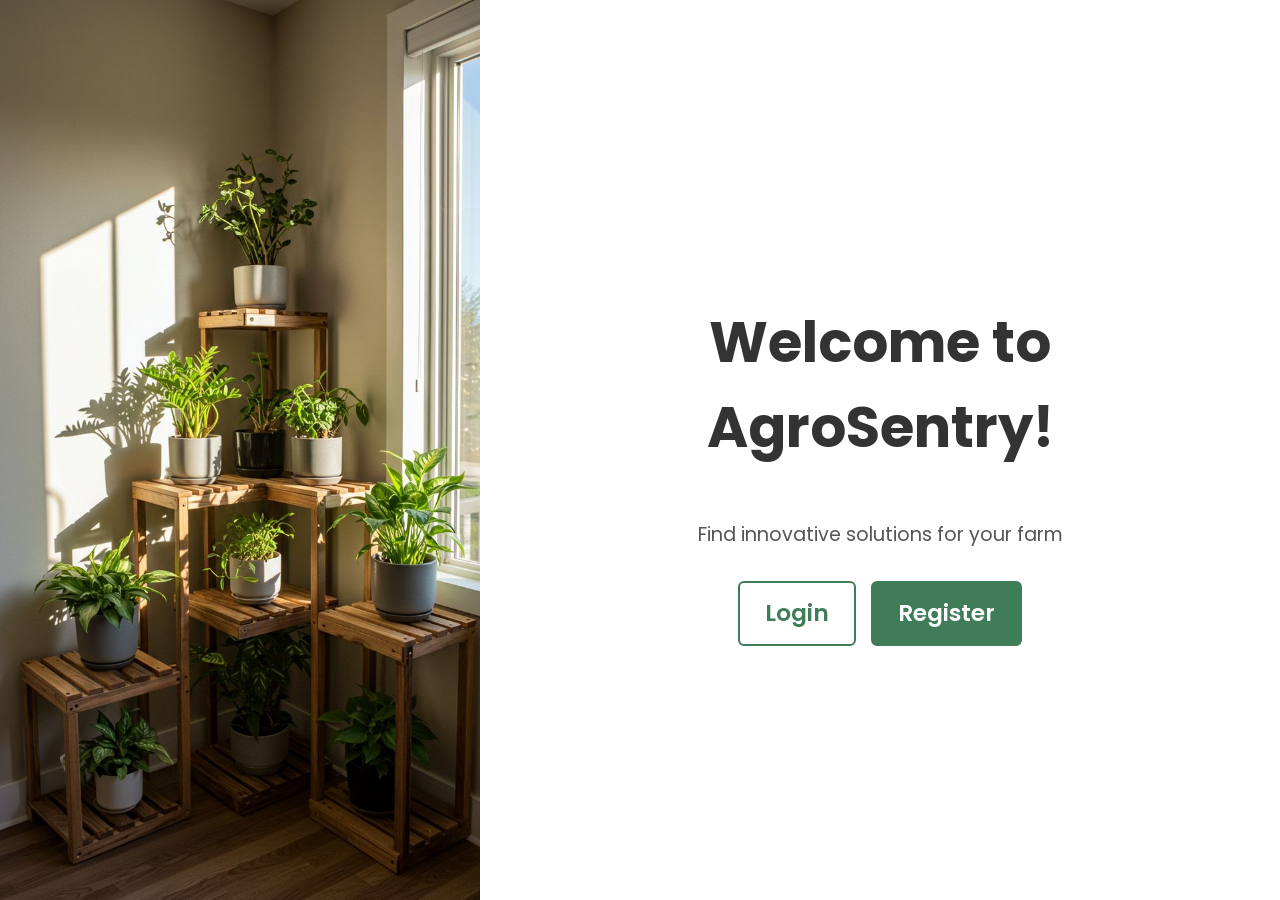
<file: src/index.html>
<!DOCTYPE html>
<html lang="en">
<head>
    <meta charset="UTF-8">
    <meta name="viewport" content="width=device-width, initial-scale=1.0">
    <title>Home - My Website</title>
    <link rel="stylesheet" href="css/style.css">
    <link rel="stylesheet" href="https://cdnjs.cloudflare.com/ajax/libs/font-awesome/6.5.2/css/all.min.css" integrity="sha512-SnH5WK+bZxgPHs44uWIX+LLJAJ9/2PkPKZ5QiAj6Ta86w+fsb2TkcmfRyVX3pBnMFcV7oQPJkl9QevSCWr3W6A==" crossorigin="anonymous" referrerpolicy="no-referrer" />
    <link rel="manifest" href="/manifest.json">
</head>
<body>
    <div class="left-panel home-left-panel"></div>
    <div class="right-panel">
        <div class="form-wrapper">
            <h2>Welcome to AgroSentry!</h2>
            <p>Find innovative solutions for your farm</p>
            <p style="margin-top: 30px;">
                <a href="login.html" class="btn-home-login">Login</a>
                <a href="register.html" class="btn-home-register">Register</a>
            </p>
        </div>
    </div>
</body>
</html>
</file>
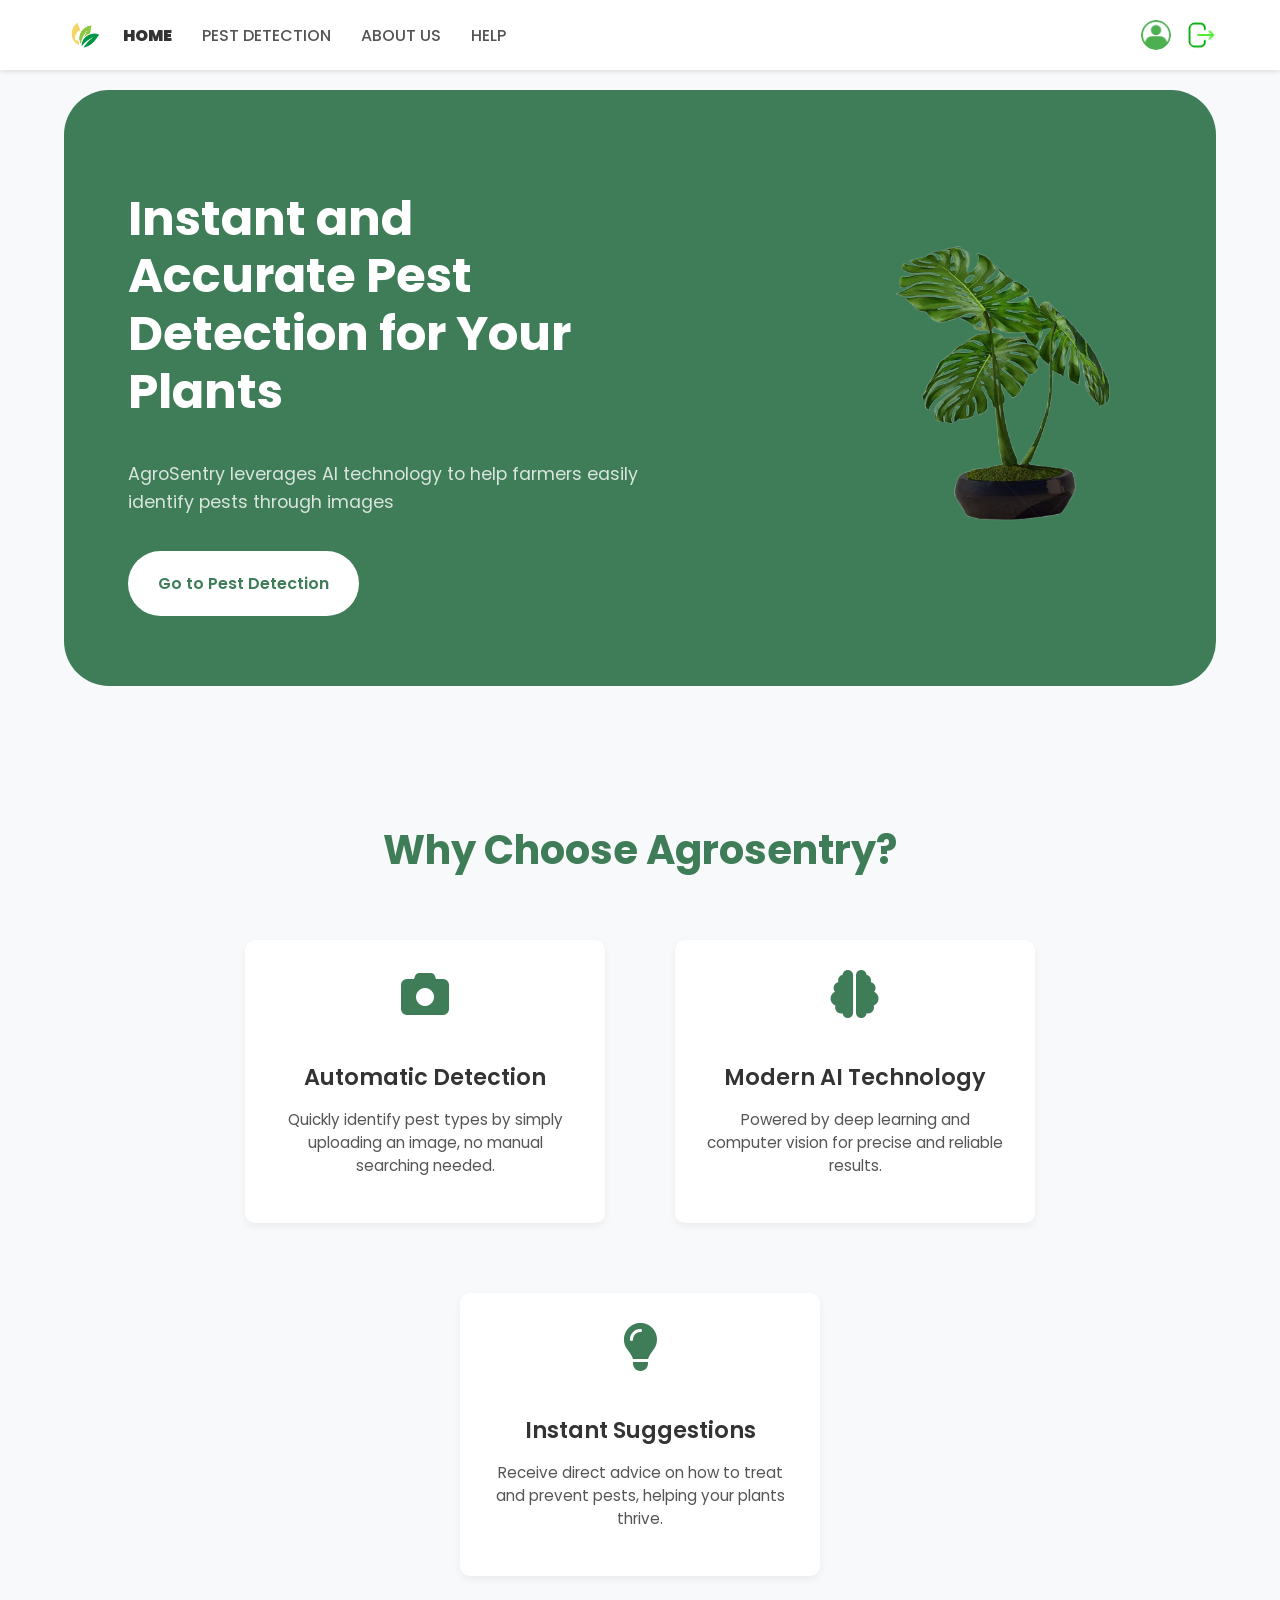
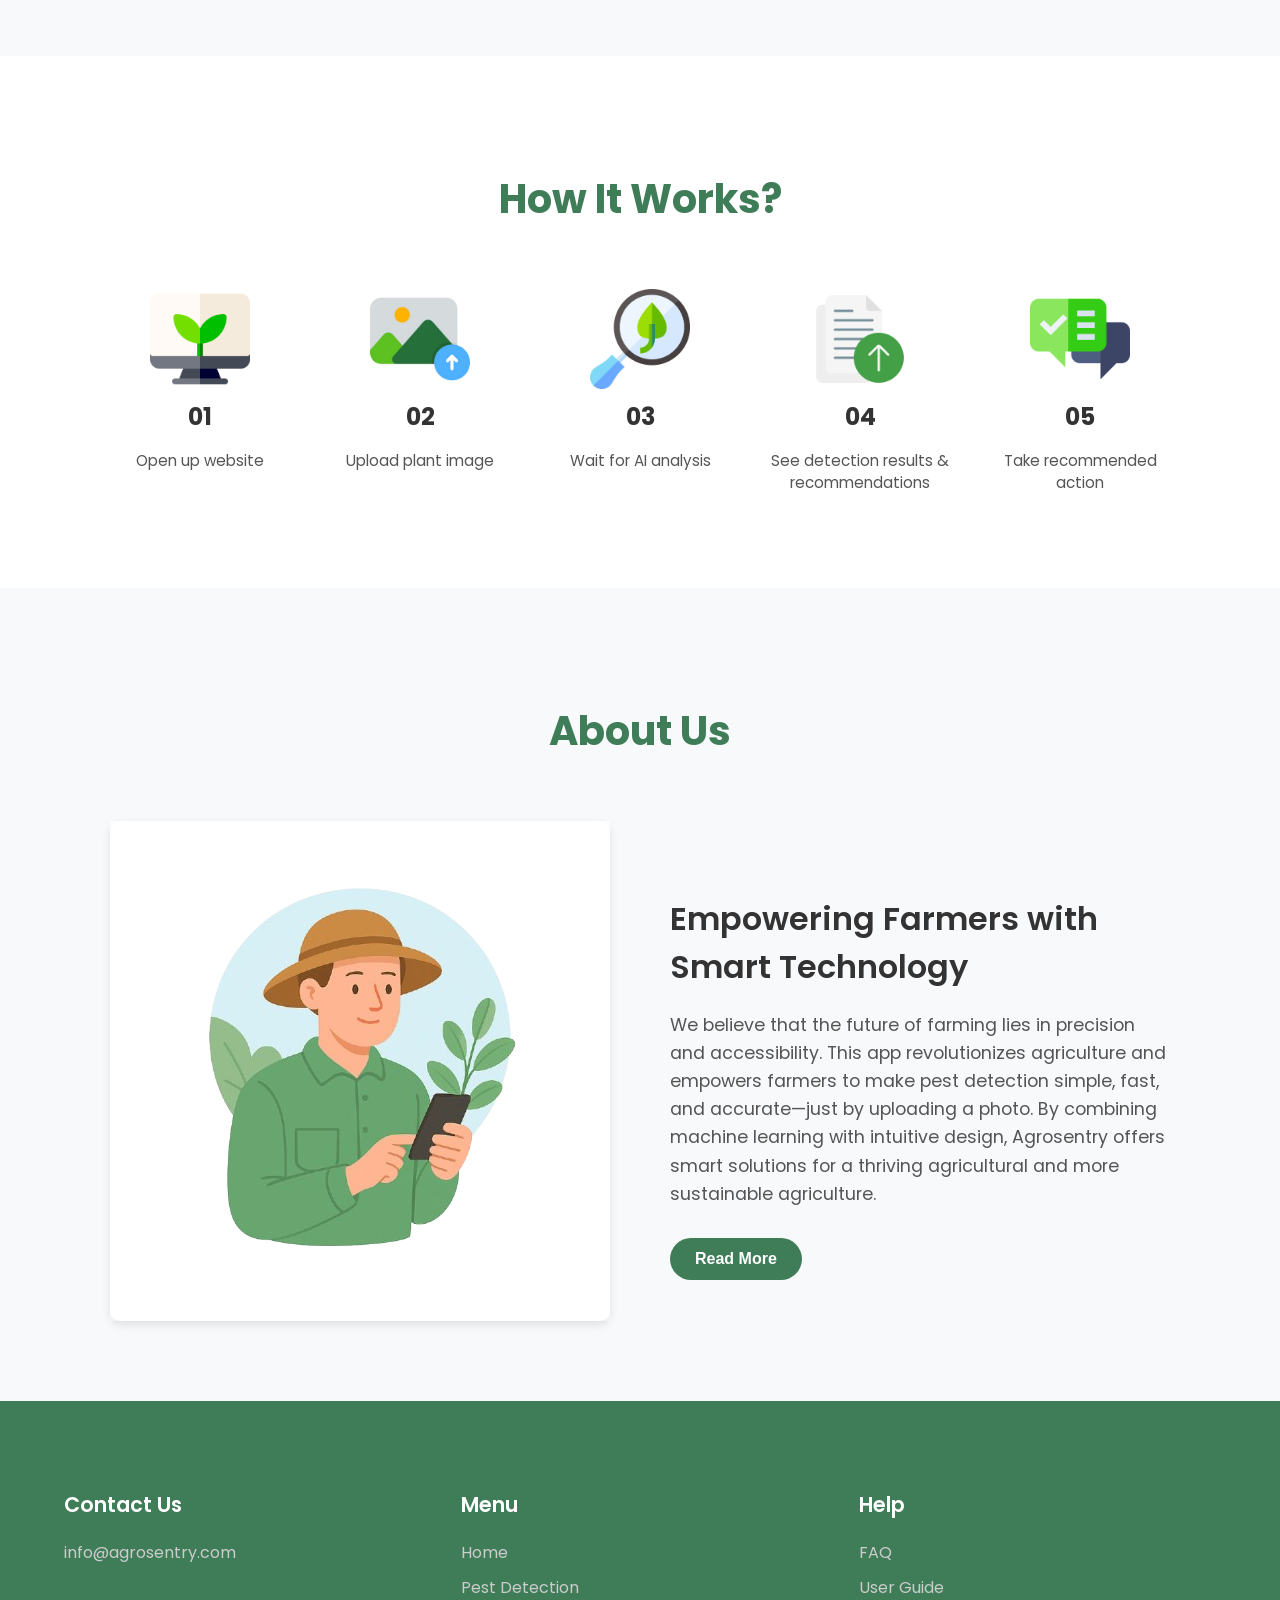
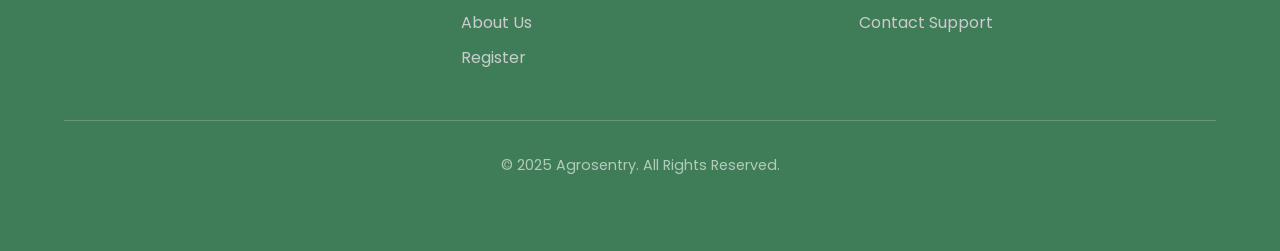
<file: src/dashboard.html>
<!DOCTYPE html>
<html lang="en">
<head>
    <meta charset="UTF-8">
    <meta name="viewport" content="width=device-width, initial-scale=1.0">
    <title>AgroSentry - Dashboard</title>
    <link rel="stylesheet" href="css/style.css">
    <link rel="stylesheet" href="css/dashboard.css">
    <link rel="stylesheet" href="https://cdnjs.cloudflare.com/ajax/libs/font-awesome/6.5.2/css/all.min.css" integrity="sha512-SnH5WK+bZxgPHs44uWIX+LLJAJ9/2PkPKZ5QiAj6Ta86w+fsb2TkcmfRyVX3pBnMFcV7oQPJkl9QevSCWr3W6A==" crossorigin="anonymous" referrerpolicy="no-referrer" />
    <link rel="manifest" href="/manifest.json">
</head>
<body>
    <header class="navbar">
        <div class="navbar-left">
            <div class="logo">
                <img src="images/logo-agrosentry.png" alt="AgroSentry Logo">
            </div>
            <nav class="nav-links">
                <ul>
                    <li><a href="dashboard.html" class="active">HOME</a></li>
                    <li><a href="pest-detection.html">PEST DETECTION</a></li>
                    <li><a href="about-us.html">ABOUT US</a></li> <li><a href="#">HELP</a></li>
                </ul>
            </nav>
        </div>
        <div class="navbar-right">
            <div class="profile-actions">
                <img src="images/user.png" alt="User Profile" class="profile-image-icon">
                <img src="images/logout.png" alt="Logout" class="logout-image-icon">
            </div>
        </div>
    </header>

    <main>
        <section class="hero-section">
            <div class="hero-content">
                <h1>Instant and Accurate <span class="hero-highlight">Pest Detection</span> for Your Plants</h1>
                <p class="hero-description">AgroSentry leverages AI technology to help farmers easily identify pests through images</p>
                <a href="#" class="btn-primary-hero">Go to Pest Detection</a>
            </div>
            <div class="hero-image">
                <img src="images/plant1.png" alt="Plant for detection">
            </div>
        </section>

        <section class="why-choose-section">
            <h2>Why Choose Agrosentry?</h2>
            <div class="features-grid">
                <div class="feature-item">
                    <i class="fas fa-camera icon"></i>
                    <h3>Automatic Detection</h3>
                    <p>Quickly identify pest types by simply uploading an image, no manual searching needed.</p>
                </div>
                <div class="feature-item">
                    <i class="fas fa-brain icon"></i>
                    <h3>Modern AI Technology</h3>
                    <p>Powered by deep learning and computer vision for precise and reliable results.</p>
                </div>
                <div class="feature-item">
                    <i class="fas fa-lightbulb icon"></i>
                    <h3>Instant Suggestions</h3>
                    <p>Receive direct advice on how to treat and prevent pests, helping your plants thrive.</p>
                </div>
            </div>
        </section>

        <section class="how-it-works-section">
            <h2>How It Works?</h2>
            <div class="steps-grid">
                <div class="step-item">
                    <img src="images/computer.png" alt="Open website">
                    <div class="step-number">01</div>
                    <p>Open up website</p>
                </div>
                <div class="step-item">
                    <img src="images/picture.png" alt="Upload image">
                    <div class="step-number">02</div>
                    <p>Upload plant image</p>
                </div>
                <div class="step-item">
                    <img src="images/search.png" alt="Wait for analysis">
                    <div class="step-number">03</div>
                    <p>Wait for AI analysis</p>
                </div>
                <div class="step-item">
                    <img src="images/file-upload.png" alt="See results">
                    <div class="step-number">04</div>
                    <p>See detection results & recommendations</p>
                </div>
                <div class="step-item">
                    <img src="images/good-feedback.png" alt="Take action">
                    <div class="step-number">05</div>
                    <p>Take recommended action</p>
                </div>
            </div>
        </section>

        <section class="about-us-section">
            <h2>About Us</h2>
            <div class="about-content">
                <div class="about-image">
                    <img src="images/about-us.png" alt="Farmer" style="max-width: 100%; height: auto;">
                </div>
                <div class="about-text">
                    <h3>Empowering Farmers with Smart Technology</h3>
                    <p>We believe that the future of farming lies in precision and accessibility. This app revolutionizes agriculture and empowers farmers to make pest detection simple, fast, and accurate—just by uploading a photo. By combining machine learning with intuitive design, Agrosentry offers smart solutions for a thriving agricultural and more sustainable agriculture.</p>
                    <button class="btn-read-more">Read More</button>
                </div>
            </div>
        </section>

    </main>

    <footer class="footer">
        <div class="footer-top">
            <div class="footer-column contact-us">
                <h4>Contact Us</h4>
                <p>info@agrosentry.com</p>
            </div>
            <div class="footer-column menu">
                <h4>Menu</h4>
                <ul>
                    <li><a href="#">Home</a></li>
                    <li><a href="#">Pest Detection</a></li>
                    <li><a href="#">About Us</a></li>
                    <li><a href="#">Register</a></li>
                </ul>
            </div>
            <div class="footer-column help">
                <h4>Help</h4>
                <ul>
                    <li><a href="#">FAQ</a></li>
                    <li><a href="#">User Guide</a></li>
                    <li><a href="#">Contact Support</a></li>
                </ul>
            </div>
        </div>
        <div class="footer-bottom">
            <p>© 2025 Agrosentry. All Rights Reserved.</p>
        </div>
    </footer>

    <script src="js/script.js"></script>
</body>
</html>
</file>
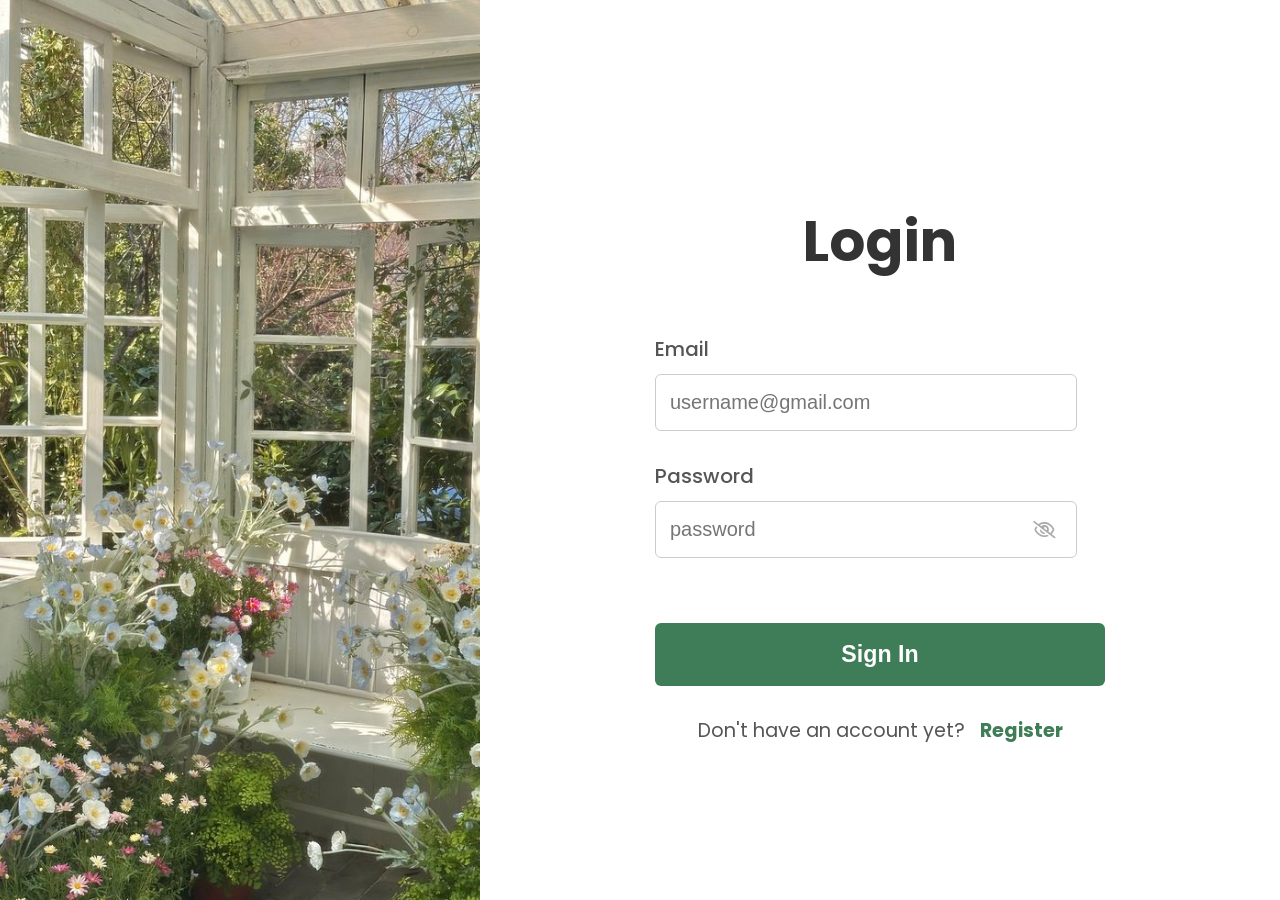
<file: src/login.html>
<!DOCTYPE html>
<html lang="en">
<head>
    <meta charset="UTF-8">
    <meta name="viewport" content="width=device-width, initial-scale=1.0">
    <title>Login</title>
    <link rel="stylesheet" href="css/style.css">
    <link rel="stylesheet" href="https://cdnjs.cloudflare.com/ajax/libs/font-awesome/6.5.2/css/all.min.css" integrity="sha512-SnH5WK+bZxgPHs44uWIX+LLJAJ9/2PkPKZ5QiAj6Ta86w+fsb2TkcmfRyVX3pBnMFcV7oQPJkl9QevSCWr3W6A==" crossorigin="anonymous" referrerpolicy="no-referrer" />
    <link rel="manifest" href="/manifest.json">
</head>
<body>
    <div class="left-panel">
        </div>
    <div class="right-panel">
        <div class="form-wrapper">
            <h2>Login</h2>
            <form id="loginForm">
                <div class="input-group">
                    <label for="loginEmail">Email</label>
                    <input type="email" id="loginEmail" placeholder="username@gmail.com" required>
                </div>
                <div class="input-group">
                    <label for="loginPassword">Password</label>
                    <div class="password-input-wrapper">
                        <input type="password" id="loginPassword" placeholder="password" required>
                        <i class="far fa-eye-slash toggle-password"></i>
                    </div>
                </div>
                <button type="submit" class="btn-primary">Sign In</button>
            </form>
            <p class="bottom-text">Don't have an account yet? <a href="register.html">Register</a></p>
        </div>
    </div>
    <script src="js/script.js"></script>
</body>
</html>
</file>
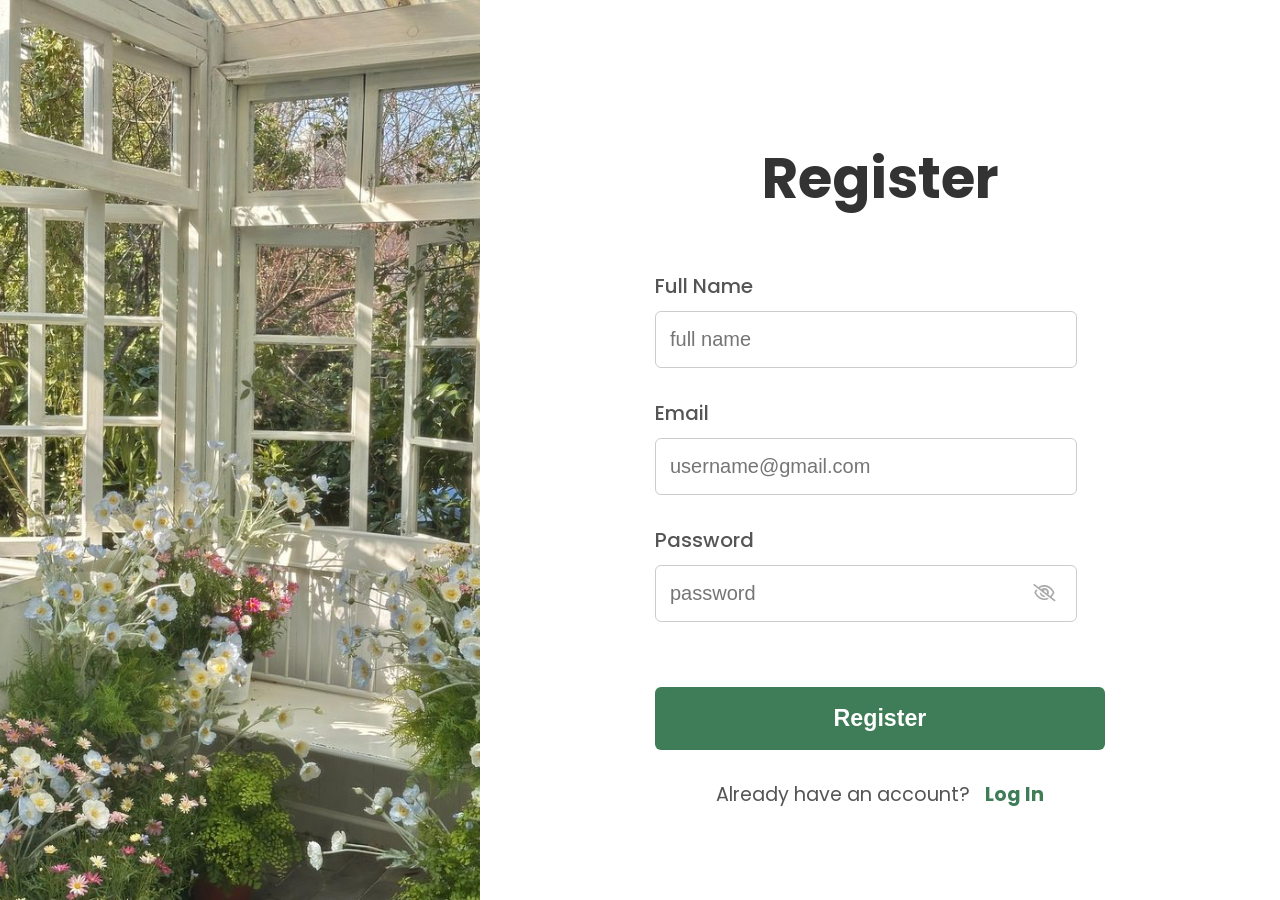
<file: src/register.html>
<!DOCTYPE html>
<html lang="en">
<head>
    <meta charset="UTF-8">
    <meta name="viewport" content="width=device-width, initial-scale=1.0">
    <title>Register</title>
    <link rel="stylesheet" href="css/style.css">
    <link rel="stylesheet" href="https://cdnjs.cloudflare.com/ajax/libs/font-awesome/6.5.2/css/all.min.css" integrity="sha512-SnH5WK+bZxgPHs44uWIX+LLJAJ9/2PkPKZ5QiAj6Ta86w+fsb2TkcmfRyVX3pBnMFcV7oQPJkl9QevSCWr3W6A==" crossorigin="anonymous" referrerpolicy="no-referrer" />
    <link rel="manifest" href="/manifest.json">
</head>
<body>
    <div class="left-panel">
        </div>
    <div class="right-panel">
        <div class="form-wrapper">
            <h2>Register</h2>
            <form id="registerForm">
                <div class="input-group">
                    <label for="fullName">Full Name</label>
                    <input type="text" id="fullName" placeholder="full name" required>
                </div>
                <div class="input-group">
                    <label for="registerEmail">Email</label>
                    <input type="email" id="registerEmail" placeholder="username@gmail.com" required>
                </div>
                <div class="input-group">
                    <label for="registerPassword">Password</label>
                    <div class="password-input-wrapper">
                        <input type="password" id="registerPassword" placeholder="password" required>
                        <i class="far fa-eye-slash toggle-password"></i>
                    </div>
                </div>
                <button type="submit" class="btn-primary">Register</button>
            </form>
            <p class="bottom-text">Already have an account? <a href="login.html">Log In</a></p>
        </div>
    </div>
    <script src="js/script.js"></script>
</body>
</html>
</file>
<file: src/css/style.css>
/* css/style.css */

/* Import font Poppins dari Google Fonts */
@import url('https://fonts.googleapis.com/css2?family=Poppins:wght@400;500;600;700&display=swap');

/* Gaya dasar untuk body */
body {
    margin: 0;
    padding: 0;
    font-family: 'Poppins', sans-serif;
    display: flex; /* Body menjadi flex container untuk dua panel */
    height: 100vh; /* Mengambil tinggi viewport penuh */
    overflow: hidden; /* Mencegah scroll di body utama */
    box-sizing: border-box; /* Pastikan padding dan border termasuk dalam lebar/tinggi */
    font-size: 16px; /* Default untuk 1rem, bisa disesuaikan jika ingin dasar lebih besar/kecil */
    background: none; /* Penting: Reset background yang mungkin terpasang di body */
    color: initial;
    text-shadow: none;
}

/* Panel kiri untuk gambar latar belakang - DEFAULT untuk login/register */
.left-panel {
    flex: 0.8; /* Mengambil sekitar 40% lebar (8 / (8+12) = 0.4) */
    background: url('../images/login.jpg') no-repeat center center/cover; /* Path gambar default untuk login/register */
    background-color: #f0f2f5; /* Warna fallback jika gambar tidak muncul */
    min-width: 300px; /* Batas lebar minimum untuk panel kiri */
}

/* Override untuk panel kiri di halaman index */
.home-left-panel {
    background: url('../images/background1.jpg') no-repeat center center/cover; /* Gambar untuk halaman index */
}


/* Panel kanan untuk formulir dan konten */
.right-panel {
    flex: 1.2; /* Mengambil sekitar 60% lebar (12 / (8+12) = 0.6) */
    background-color: #FFFFFF; /* Latar belakang putih untuk area form */
    display: flex;
    flex-direction: column;
    justify-content: center;
    align-items: center;
    padding: 40px;
    box-sizing: border-box;
    text-align: center;
}

/* Wrapper untuk form agar konten tidak terlalu melebar */
.form-wrapper {
    width: 100%;
    max-width: 450px; /* Batas lebar untuk form itu sendiri */
    margin: 0 auto;
}

/* Judul halaman (Login/Register/Home) */
h2 {
    font-size: 3.5rem;
    font-weight: 700;
    color: #333333; /* Kembali ke warna gelap */
    margin-bottom: 50px;
}

/* Paragraf di halaman home yang membungkus tombol */
.form-wrapper p {
    font-size: 1.2rem; /* Sesuaikan ukuran font */
    color: #555555; /* Kembali ke warna gelap */
    margin-top: 30px; /* Jarak dari deskripsi ke tombol */
    margin-bottom: 0; /* Hapus margin bawah jika tombol dikelola terpisah */
    line-height: 1.6;
    text-shadow: none; /* Hapus text-shadow */
    display: flex; /* Jadikan paragraf sebagai flex container untuk tombol */
    justify-content: center; /* Pusatkan tombol secara horizontal */
    gap: 15px; /* Jarak antar tombol */
}

/* Gaya tombol untuk halaman index */
.btn-home-login,
.btn-home-register {
    display: inline-block;
    padding: 12px 25px;
    border-radius: 6px;
    font-size: 1.45rem;
    font-weight: 600;
    cursor: pointer;
    text-decoration: none;
    transition: background-color 0.3s ease, color 0.3s ease, border-color 0.3s ease, transform 0.2s ease;
}

/* Gaya khusus untuk tombol Login */
.btn-home-login {
    background-color: #FFFFFF; /* Background putih */
    color: #3F7D58; /* Warna teks hijau */
    border: 2px solid #3F7D58; /* Border hijau */
}

.btn-home-login:hover {
    background-color: #3F7D58; /* Background hijau saat hover */
    color: white; /* Teks putih saat hover */
    border-color: #3F7D58;
    transform: translateY(-2px);
}

.btn-home-login:active {
    transform: translateY(0);
}

/* Gaya khusus untuk tombol Register */
.btn-home-register {
    background-color: #3F7D58; /* Background hijau */
    color: white; /* Warna teks putih */
    border: 2px solid #3F7D58; /* Border hijau */
}

.btn-home-register:hover {
    background-color: #356D4D; /* Sedikit lebih gelap saat hover */
    border-color: #356D4D;
    transform: translateY(-2px);
}

.btn-home-register:active {
    transform: translateY(0);
}


/* Grup input (label + input field) */
.input-group {
    text-align: left;
    margin-bottom: 30px;
}

.input-group label {
    display: block;
    font-size: 1.25rem;
    color: #555555;
    margin-bottom: 10px;
    font-weight: 500;
}

.input-group input[type="text"],
.input-group input[type="email"],
.input-group input[type="password"] {
    width: calc(100% - 28px);
    padding: 16px 14px;
    padding-right: 40px;
    border: 1px solid #CCCCCC;
    border-radius: 6px;
    font-size: 1.25rem;
    box-sizing: border-box;
    outline: none;
    transition: border-color 0.3s ease, box-shadow 0.3s ease;
}

.input-group input:focus {
    border-color: #3F7D58;
    box-shadow: 0 0 0 3px rgba(63, 125, 88, 0.2);
}

/* Wrapper untuk input password dengan ikon toggle */
.password-input-wrapper {
    position: relative;
}

.toggle-password {
    position: absolute;
    right: 50px;
    top: 50%;
    transform: translateY(-50%);
    cursor: pointer;
    color: #AAAAAA;
    font-size: 1.1rem;
    z-index: 10;
}

.toggle-password:hover {
    color: #777777;
}

/* Tombol utama (Sign In/Register) - Untuk halaman login/register */
.btn-primary {
    width: 100%;
    padding: 18px;
    background-color: #3F7D58;
    color: white;
    border: none;
    border-radius: 6px;
    font-size: 1.45rem;
    font-weight: 600;
    cursor: pointer;
    transition: background-color 0.3s ease, transform 0.2s ease;
    margin-top: 35px;
}

.btn-primary:hover {
    background-color: #356D4D;
    transform: translateY(-2px);
}

.btn-primary:active {
    transform: translateY(0);
}

/* Teks di bagian bawah form (Don't have account? / Already have account?) */
.bottom-text {
    margin-top: 40px;
    font-size: 1.2rem;
    color: #777777;
}

.bottom-text a {
    color: #3F7D58;
    text-decoration: none;
    font-weight: 700;
    transition: color 0.3s ease, text-decoration 0.3s ease;
}

.bottom-text a:hover {
    text-decoration: underline;
    color: #356D4D;
}

/* Responsiveness untuk layar kecil */
@media (max-width: 768px) {
    body {
        flex-direction: column;
        height: auto;
        overflow-y: auto;
        font-size: 14px;
    }

    .left-panel {
        display: none; /* Sembunyikan panel kiri di mobile */
    }

    .right-panel {
        width: 100%;
        min-height: 100vh;
        padding: 30px 25px;
        box-shadow: none;
    }

    h2 {
        font-size: 2.5rem;
        margin-bottom: 30px;
    }

    /* Penyesuaian untuk paragraf tombol di mobile */
    .form-wrapper p {
        flex-direction: column; /* Tombol menjadi vertikal di mobile */
        gap: 10px; /* Jarak antar tombol di mobile */
    }

    .btn-home-login,
    .btn-home-register {
        width: 100%; /* Tombol melebar penuh di mobile */
        padding: 10px 20px;
        font-size: 1.2rem;
    }

    .input-group {
        margin-bottom: 20px;
    }

    .input-group label,
    .input-group input {
        font-size: 1rem;
    }

    .btn-primary {
        padding: 14px;
        font-size: 1.2rem;
    }

    .bottom-text {
        margin-top: 25px;
        font-size: 1rem;
    }
}

/* Optional: Untuk layar tablet */
@media (min-width: 769px) and (max-width: 1024px) {
    body {
        font-size: 15px;
    }
    .left-panel {
        flex: 0.7;
    }

    .right-panel {
        flex: 1.3;
    }
    h2 {
        font-size: 3rem;
    }
    .input-group label,
    .input-group input {
        font-size: 1.1rem;
    }
    .btn-primary {
        font-size: 1.3rem;
    }
    .bottom-text {
        font-size: 1.1rem;
    }
    .btn-home-login,
    .btn-home-register {
        font-size: 1.3rem;
        padding: 10px 20px;
    }
}
</file>
<file: src/css/dashboard.css>
/* src/css/dashboard.css */

/* Gaya untuk keseluruhan body pada halaman dashboard saja */
body {
    background-color: #F8F9FA; /* Latar belakang abu-abu muda */
    color: #333333;
    display: block; /* Penting: Override display:flex dari style.css jika ada */
    overflow-y: auto; /* Izinkan scroll untuk halaman panjang */
    height: auto; /* Izinkan tinggi menyesuaikan konten */
    margin: 0; /* Pastikan tidak ada margin default */
    padding: 0; /* Pastikan tidak ada padding default */
}

/* Header/Navbar */
.navbar {
    display: flex;
    justify-content: space-between; /* Memisahkan navbar-left dan navbar-right */
    align-items: center; /* Pusatkan secara vertikal semua item dalam navbar */
    padding: 15px 5%; /* Padding samping, sesuai desain gambar */
    background-color: #FFFFFF;
    box-shadow: 0 2px 4px rgba(0, 0, 0, 0.1); /* Shadow ringan di bawah navbar */
    position: sticky; /* Agar navbar tetap di atas saat scroll */
    top: 0;
    z-index: 1000; /* Pastikan navbar di atas elemen lain */
}

.navbar-left {
    display: flex;
    align-items: center; /* Sejajarkan logo dan nav-links secara vertikal */
    gap: 20px; /* Jarak antara logo dan menu navigasi */
}

.logo img {
    height: 40px; /* Ukuran logo, sesuaikan jika perlu agar pas dengan gambar */
    object-fit: contain; /* Pastikan gambar logo tidak terdistorsi */
    vertical-align: middle; /* Membantu sejajarkan dengan teks/link */
}

.nav-links ul {
    list-style: none;
    margin: 0;
    padding: 0;
    display: flex;
    gap: 30px; /* Jarak antar item navigasi */
}

.nav-links a {
    text-decoration: none;
    color: #555555;
    font-weight: 500;
    font-size: 1rem;
    transition: color 0.3s ease;
    /* Menyesuaikan tinggi baris agar sejajar */
    line-height: 1; /* Pastikan line-height tidak terlalu tinggi */
    padding: 5px 0; /* Memberi sedikit padding vertikal */
}

.nav-links a:hover,
.nav-links a.active {
    color: #333333; /* Warna hijau saat hover atau aktif */
    font-weight: 1000; 
}

.navbar-right {
    display: flex;
    align-items: center; /* Sejajarkan ikon notifikasi dan profile-actions secara vertikal */
    gap: 25px; /* Jarak antara ikon notifikasi dan bagian profil/logout */
}

.notification-icon {
    font-size: 1.4rem; /* Ukuran ikon notifikasi */
    color: #555555;
    cursor: pointer;
    vertical-align: middle; /* Membantu sejajarkan dengan ikon gambar */
}

.profile-actions {
    display: flex;
    align-items: center; /* Sejajarkan ikon user dan ikon logout secara vertikal */
    gap: 15px; /* Jarak antara ikon user dan ikon logout */
}

/* Gaya untuk gambar ikon user/profil dan ikon logout */
.profile-image-icon,
.logout-image-icon {
    height: 30px; /* Ukuran gambar ikon, sedikit lebih kecil dari logo jika diperlukan */
    width: 30px; /* Ukuran gambar ikon */
    border-radius: 50%; /* Membuat gambar menjadi lingkaran, jika diinginkan */
    object-fit: cover; /* Memastikan gambar terisi penuh tanpa distorsi */
    cursor: pointer;
    transition: transform 0.2s ease;
    vertical-align: middle; /* Membantu sejajarkan */
}

.profile-image-icon:hover,
.logout-image-icon:hover {
    transform: scale(1.05); /* Efek hover kecil */
}

/* --- Responsiveness untuk Navbar --- */
@media (max-width: 1024px) {
    .navbar-left .nav-links {
        display: none; /* Sembunyikan nav links di tablet/layar yang lebih kecil */
    }
}

@media (max-width: 768px) {
    .navbar {
        padding: 10px 4%;
    }
    .logo img {
        height: 35px;
    }
    .navbar-right {
        gap: 15px;
    }
    .notification-icon {
        font-size: 1.2rem;
    }
    .profile-image-icon,
    .logout-image-icon {
        height: 25px;
        width: 25px;
    }
}

@media (max-width: 480px) {
    .navbar-right {
        flex-direction: row; /* Tetap horizontal untuk ikon */
        gap: 10px;
    }
    .notification-icon {
        font-size: 1rem;
    }
}

/* --- Gaya untuk bagian-bagian lain di halaman dashboard (ini belum diaktifkan sepenuhnya) --- */
/* (Akan ditambahkan nanti setelah header ini benar) */
/* Jangan hapus bagian ini dari dashboard.css */

/* Hero Section */
.hero-section {
    background-color: #3F7D58; /* Warna hijau gelap */
    color: white;
    display: flex;
    justify-content: space-between;
    align-items: center;
    padding: 50px 5%;
    border-radius: 45px; /* Membuat semua sudut menjadi round */
    margin: 20px 5%; /* Memberikan sedikit margin di sisi hero section */
    gap: 20px; /* Menambahkan jarak antar elemen di hero section */
}

.hero-content {
    max-width: 50%;
    text-align: left;
    padding-top: 10px;
}

.hero-content h1 {
    font-size: 3rem;
    font-weight: 700;
    line-height: 1.2;
    margin-bottom: 40px;
    color: white;
}

.hero-content .hero-highlight {
    color: inherit;
}

.hero-content .hero-description {
    font-size: 1.1rem;
    line-height: 1.6;
    margin-bottom: 35px;
    color: #D9E5DE /* Warna putih dengan opacity 80% */
}

.btn-primary-hero {
    display: inline-block;
    background-color: #FFFFFF;
    color: #3F7D58;
    padding: 20px 30px;
    border-radius: 40px;
    text-decoration: none;
    font-size: 1rem;
    margin-bottom: 20px;
    font-weight: 600;
    transition: background-color 0.3s ease, color 0.3s ease;
}

.btn-primary-hero:hover {
    background-color: #E0E0E0;
    color: #3F7D58;
}

.hero-image {
    max-width: 30%;
    text-align: right;
    /* Tambahan: Pastikan tidak ada masalah layout dengan flex */
    flex-shrink: 0; /* Mencegah gambar menyusut terlalu banyak */
}

.hero-image img {
    max-width: 100%;
    height: auto;
    display: block;
    /* Penting: Ini memastikan Webpack memproses gambar yang direferensikan dalam HTML */
    /* Meskipun ini adalah gaya, ini juga berfungsi sebagai "impor" bagi Webpack */
    content: url('../images/plant1.png'); /* Menggunakan properti content untuk memaksa load gambar */
}

/* WHY CHOOSE AGROSENTRY? */
.why-choose-section {
    background-color: #F8F9FA; /* Latar belakang abu-abu muda */
    padding: 80px 5%; /* Padding atas/bawah dan samping */
    text-align: center;
}

.why-choose-section h2 {
    font-size: 2.5rem;
    font-weight: 700;
    color: #3F7D58;
    margin-bottom: 60px; /* Jarak bawah judul bagian */
}

.features-grid {
    display: flex;
    justify-content: center; /* Pusatkan item secara horizontal */
    gap: 70px; /* Jarak antar item fitur */
    flex-wrap: wrap; /* Izinkan item untuk wrap ke baris baru pada layar kecil */
}

.feature-item {
    background-color: #FFFFFF; /* Latar belakang putih untuk setiap item */
    border-radius: 10px; /* Sudut melengkung */
    padding: 30px;
    box-shadow: 0 4px 8px rgba(0, 0, 0, 0.05); /* Bayangan ringan */
    max-width: 300px; /* Lebar maksimum setiap item */
    text-align: center;
}

.feature-item .icon {
    font-size: 3rem; /* Ukuran ikon */
    color: #3F7D58; /* Warna hijau ikon */
    margin-bottom: 20px; /* Jarak bawah ikon */
}

.feature-item h3 {
    font-size: 1.4rem;
    font-weight: 600;
    color: #333333;
    margin-bottom: 10px;
}

.feature-item p {
    font-size: 0.95rem;
    color: #555555;
    line-height: 1.5;
}

/* Responsiveness untuk bagian ini */
@media (max-width: 768px) {
    .why-choose-section h2 {
        font-size: 2rem;
        margin-bottom: 40px;
    }
    .features-grid {
        flex-direction: column; /* Item fitur menjadi vertikal di mobile */
        gap: 20px;
    }
    .feature-item {
        max-width: 100%; /* Item mengambil lebar penuh */
        padding: 20px;
    }
}
@media (max-width: 480px) {
    .why-choose-section {
        padding: 40px 3%;
    }
}
/* How It Works Section */
.how-it-works-section {
    background-color: #FFFFFF;
    padding: 80px 5%;
    text-align: center;
}

.how-it-works-section h2 {
    font-size: 2.5rem;
    font-weight: 700;
    color: #3F7D58;
    margin-bottom: 60px;
}

.steps-grid {
    display: flex;
    justify-content: center; /* Pusatkan item secara horizontal */
    align-items: flex-start; /* Mengatur item dari atas */
    gap: 40px; /* <--- UBAH: Jarak antar item langkah horizontal */
    flex-wrap: wrap;
}

.step-item {
    display: flex;
    flex-direction: column; /* Nomor, gambar, dan teks secara vertikal */
    align-items: center; /* Pusatkan konten dalam item langkah (ikon dan teks) */
    max-width: 180px;
    text-align: center;
}

.step-item img {
    width: 200px; /* Ukuran gambar ikon langkah (sesuaikan) */
    height: 100px; /* Tambah height agar proporsional */
    object-fit: contain; /* Pastikan gambar fit tanpa terdistorsi */
    margin-bottom: 10px; /* <--- UBAH: Jarak di bawah gambar (sebelum nomor) */
}

.step-item .step-number {
    font-size: 1.5rem; /* <--- UBAH: Ukuran nomor langkah, sedikit lebih kecil */
    font-weight: 700;
    color: #333333;
    margin-bottom: 1px; /* <--- UBAH: Jarak di bawah nomor (sebelum teks) */
}

.step-item p {
    font-size: 0.95rem; /* Ukuran teks deskripsi */
    color: #555555;
    line-height: 1.4;
}

/* Responsiveness untuk bagian ini */
@media (max-width: 1024px) {
    .steps-grid {
        justify-content: center;
        gap: 20px; /* Kurangi gap di tablet */
    }
    .step-item img {
        width: 70px;
        height: 70px;
    }
    .step-item .step-number {
        font-size: 1.6rem; /* Lebih kecil di tablet */
    }
    .step-item p {
        font-size: 0.85rem;
    }
}
@media (max-width: 768px) {
    .how-it-works-section h2 {
        font-size: 2rem;
        margin-bottom: 40px;
    }
    .steps-grid {
        flex-direction: column; /* Item langkah menjadi vertikal di mobile */
        align-items: center;
        gap: 20px;
    }
    .step-item {
        max-width: 100%;
    }
    .step-item img {
        width: 80px;
        height: 80px;
    }
    .step-item .step-number {
        font-size: 1.8rem;
    }
    .step-item p {
        font-size: 0.95rem;
    }
}
@media (max-width: 480px) {
    .how-it-works-section {
        padding: 40px 3%;
    }
}

/* BAGIAN BARU: ABOUT US */
.about-us-section {
    background-color: #F8F9FA; /* Latar belakang abu-abu muda */
    padding: 80px 5%; /* Padding atas/bawah dan samping */
    text-align: center; /* Teks default ke tengah, nanti akan di-override untuk about-text */
}

.about-us-section h2 {
    font-size: 2.5rem;
    font-weight: 700;
    color: #3F7D58;
    margin-bottom: 60px; /* Jarak bawah judul bagian */
}


.about-content {
    display: flex;
    justify-content: center; /* Pusatkan gambar dan teks */
    align-items: center; /* Sejajarkan vertikal */
    gap: 60px; /* Jarak antara gambar dan teks */
    flex-wrap: wrap; /* Izinkan wrap pada layar kecil */
    text-align: left; /* Teks dalam about-text akan rata kiri */
}

.about-image {
    /* Ini adalah bagian yang paling krusial untuk menghilangkan kotak */
    background-color: #FFFFFF; /* Pastikan tidak ada background */
    padding: 0 ; /* Pastikan tidak ada padding */
    border: none ; /* Pastikan tidak ada border */
    box-shadow: none ; /* Pastikan tidak ada box-shadow pada container */
    border-radius: 0 ;/* Pastikan tidak ada border-radius pada container */
    display: block; /* Agar tetap berperilaku sebagai block-level element */
    line-height: 0; /* Terkadang membantu menghilangkan spasi ekstra di bawah gambar */
}

.about-image img {
    max-width: 400px;
    height: auto;
    border-radius: 10px; /* Sudut melengkung pada gambar itu sendiri */
    box-shadow: 0 4px 10px rgba(0, 0, 0, 0.1); /* Bayangan gambar itu sendiri */
    display: block; /* Penting untuk gambar */
}


.about-text {
    max-width: 500px; /* Lebar maksimum area teks */
}

.about-text h3 {
    font-size: 2rem;
    font-weight: 600;
    color: #333333;
    margin-bottom: 20px;
}

.about-text p {
    font-size: 1.1rem;
    color: #555555;
    line-height: 1.6;
    margin-bottom: 30px;
}

.btn-read-more {
    background-color: #3F7D58; /* Warna hijau untuk tombol */
    color: white;
    padding: 12px 25px;
    border: none;
    border-radius: 115px;
    font-size: 1rem;
    font-weight: 600;
    cursor: pointer;
    transition: background-color 0.3s ease;
}

.btn-read-more:hover {
    background-color: #356D4D; /* Warna hijau lebih gelap saat hover */
}

/* --- Responsiveness untuk bagian ini --- */
@media (max-width: 1024px) {
    /* ... (Responsiveness untuk bagian atas) ... */

    .about-content {
        flex-direction: column; /* Gambar di atas teks di tablet */
        gap: 30px;
    }
    .about-image {
        order: -1; /* Pindahkan gambar ke atas dalam kolom flex */
    }
    .about-text {
        text-align: center; /* Pusatkan teks di mobile/tablet */
    }
}

@media (max-width: 768px) {
    /* ... (Responsiveness untuk bagian atas) ... */

    .about-us-section h2 {
        font-size: 2rem;
        margin-bottom: 40px;
    }
    .about-image img {
        max-width: 100%;
    }
    .about-text h3 {
        font-size: 1.6rem;
    }
    .about-text p {
        font-size: 1rem;
    }
}
@media (max-width: 480px) {
    .about-us-section {
        padding: 40px 3%;
    }
}
/* BAGIAN BARU: FOOTER */
.footer {
    background-color: #3F7D58; /* Warna gelap untuk footer */
    color: white;
    padding: 60px 5%; /* Padding atas/bawah dan samping */
    text-align: left; /* Teks default rata kiri */
}

.footer-top {
    display: flex;
    justify-content: space-between; /* Menyebar kolom secara merata */
    flex-wrap: wrap; /* Izinkan wrap pada layar kecil */
    gap: 40px; /* Jarak antar kolom */
    margin-bottom: 40px; /* Jarak antara bagian atas footer dan bagian bawah */
}

.footer-column {
    flex: 1; /* Setiap kolom akan mencoba mengambil ruang yang sama */
    min-width: 180px; /* Lebar minimum untuk setiap kolom agar tidak terlalu kecil */
}

.footer-column h4 {
    font-size: 1.3rem;
    font-weight: 600;
    margin-bottom: 20px;
    color: white; /* Pastikan judul kolom berwarna putih */
}

.footer-column p {
    font-size: 1rem;
    color: #CCCCCC; /* Warna teks lebih terang untuk kontak */
}

.footer-column ul {
    list-style: none; /* Hapus bullet point default */
    margin: 0;
    padding: 0;
}

.footer-column ul li {
    margin-bottom: 10px; /* Jarak antar item daftar */
}

.footer-column ul li a {
    text-decoration: none; /* Hapus garis bawah link */
    color: #CCCCCC; /* Warna link lebih terang */
    font-size: 1rem;
    transition: color 0.3s ease; /* Efek transisi saat hover */
}

.footer-column ul li a:hover {
    color: #3F7D58; /* Warna hijau saat hover */
}

.footer-bottom {
    border-top: 1px solid rgba(255, 255, 255, 0.2); /* Garis pemisah di atas teks hak cipta */
    padding-top: 20px; /* Padding di atas teks hak cipta */
    text-align: center; /* Pusatkan teks hak cipta */
    font-size: 0.9rem;
    color: #B2CBBC; /* Warna teks hak cipta yang lebih terang */
}

/* --- Responsiveness untuk bagian footer --- */
@media (max-width: 768px) {
    .footer {
        padding: 40px 4%; /* Sesuaikan padding di mobile */
    }
    .footer-top {
        flex-direction: column; /* Kolom footer menjadi vertikal di mobile */
        gap: 30px;
    }
    .footer-column {
        text-align: center; /* Pusatkan teks kolom di mobile */
    }
    .footer-column h4 {
        margin-top: 20px; /* Tambah jarak atas antar judul kolom di mobile */
    }
}
@media (max-width: 480px) {
    .footer {
        padding: 30px 3%;
    }
}
/* Gaya baru untuk ikon history */
.history-icon {
    height: 30px; /* Ukuran ikon history, sesuaikan agar cocok dengan user/logout */
    width: 30px;
    object-fit: contain;
    cursor: pointer;
    transition: transform 0.2s ease;
    vertical-align: middle;
}

.history-icon:hover {
    transform: scale(1.05);
}
</file>
